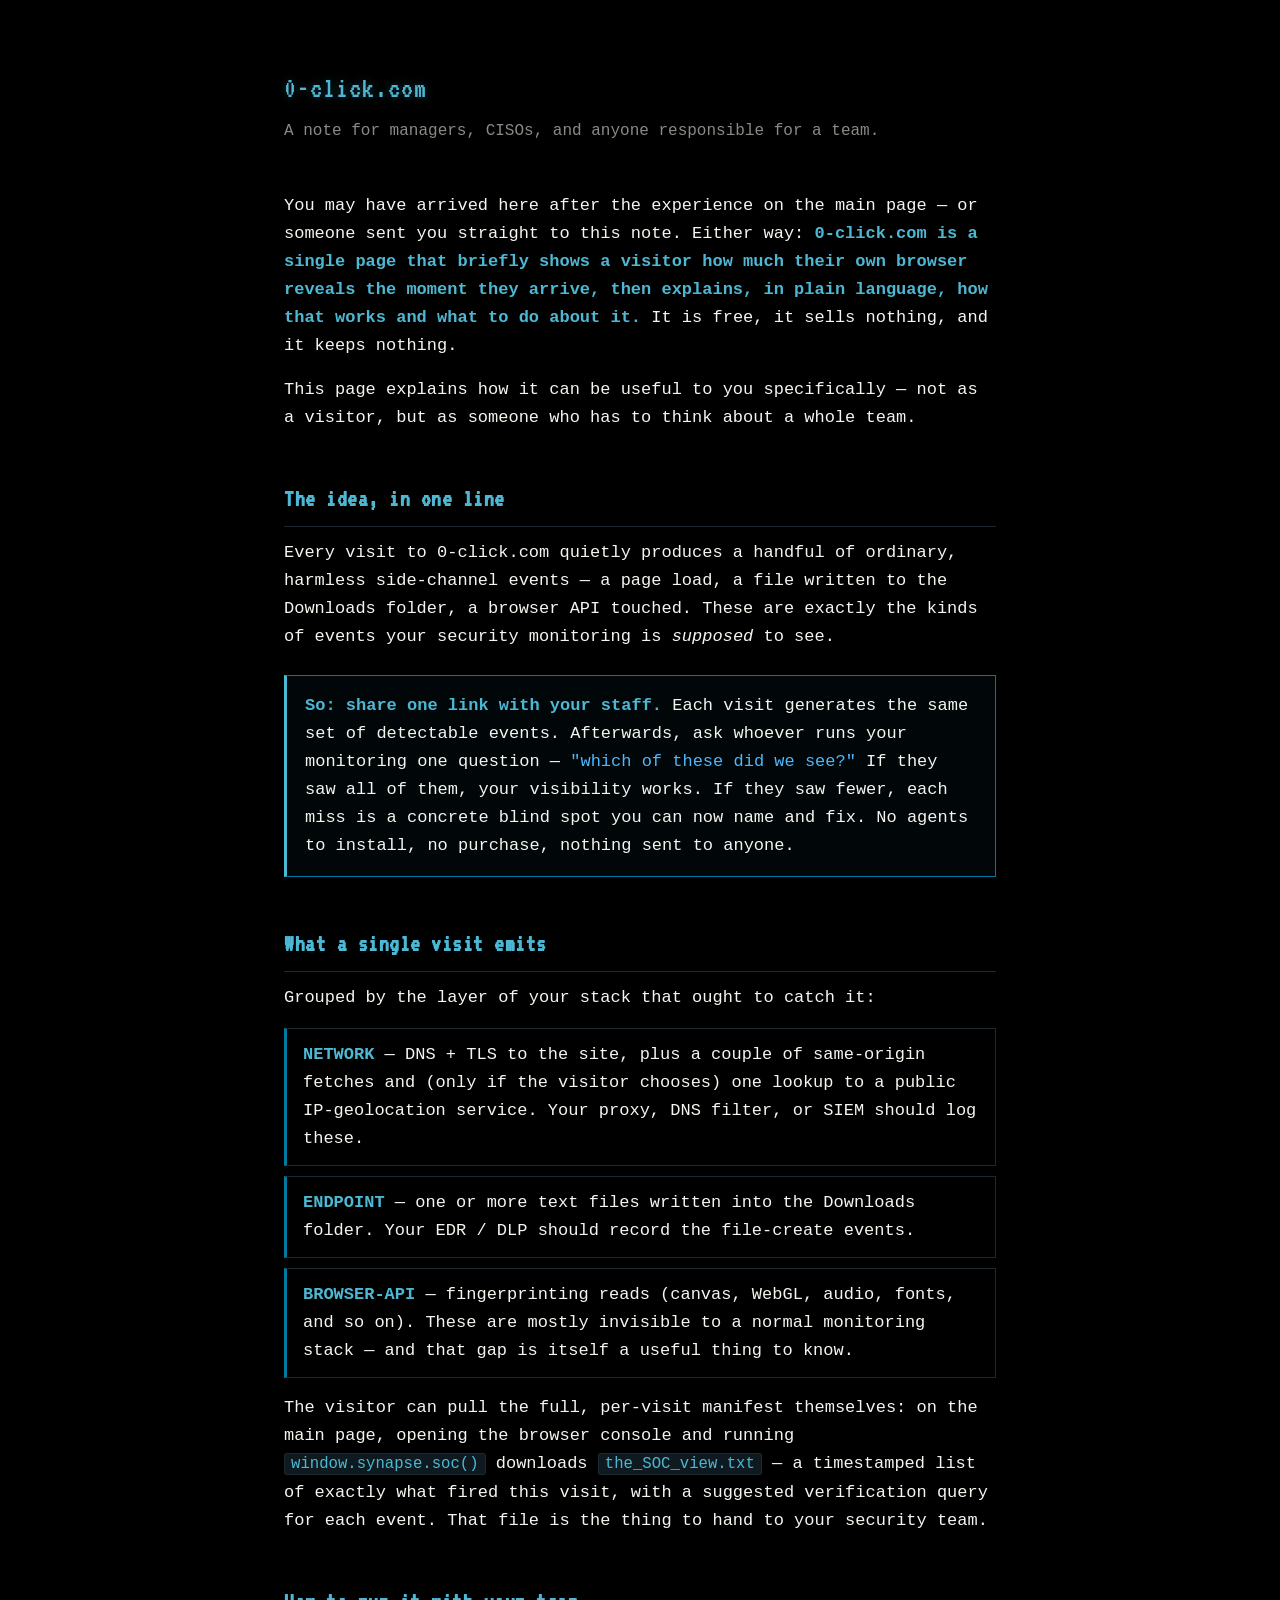
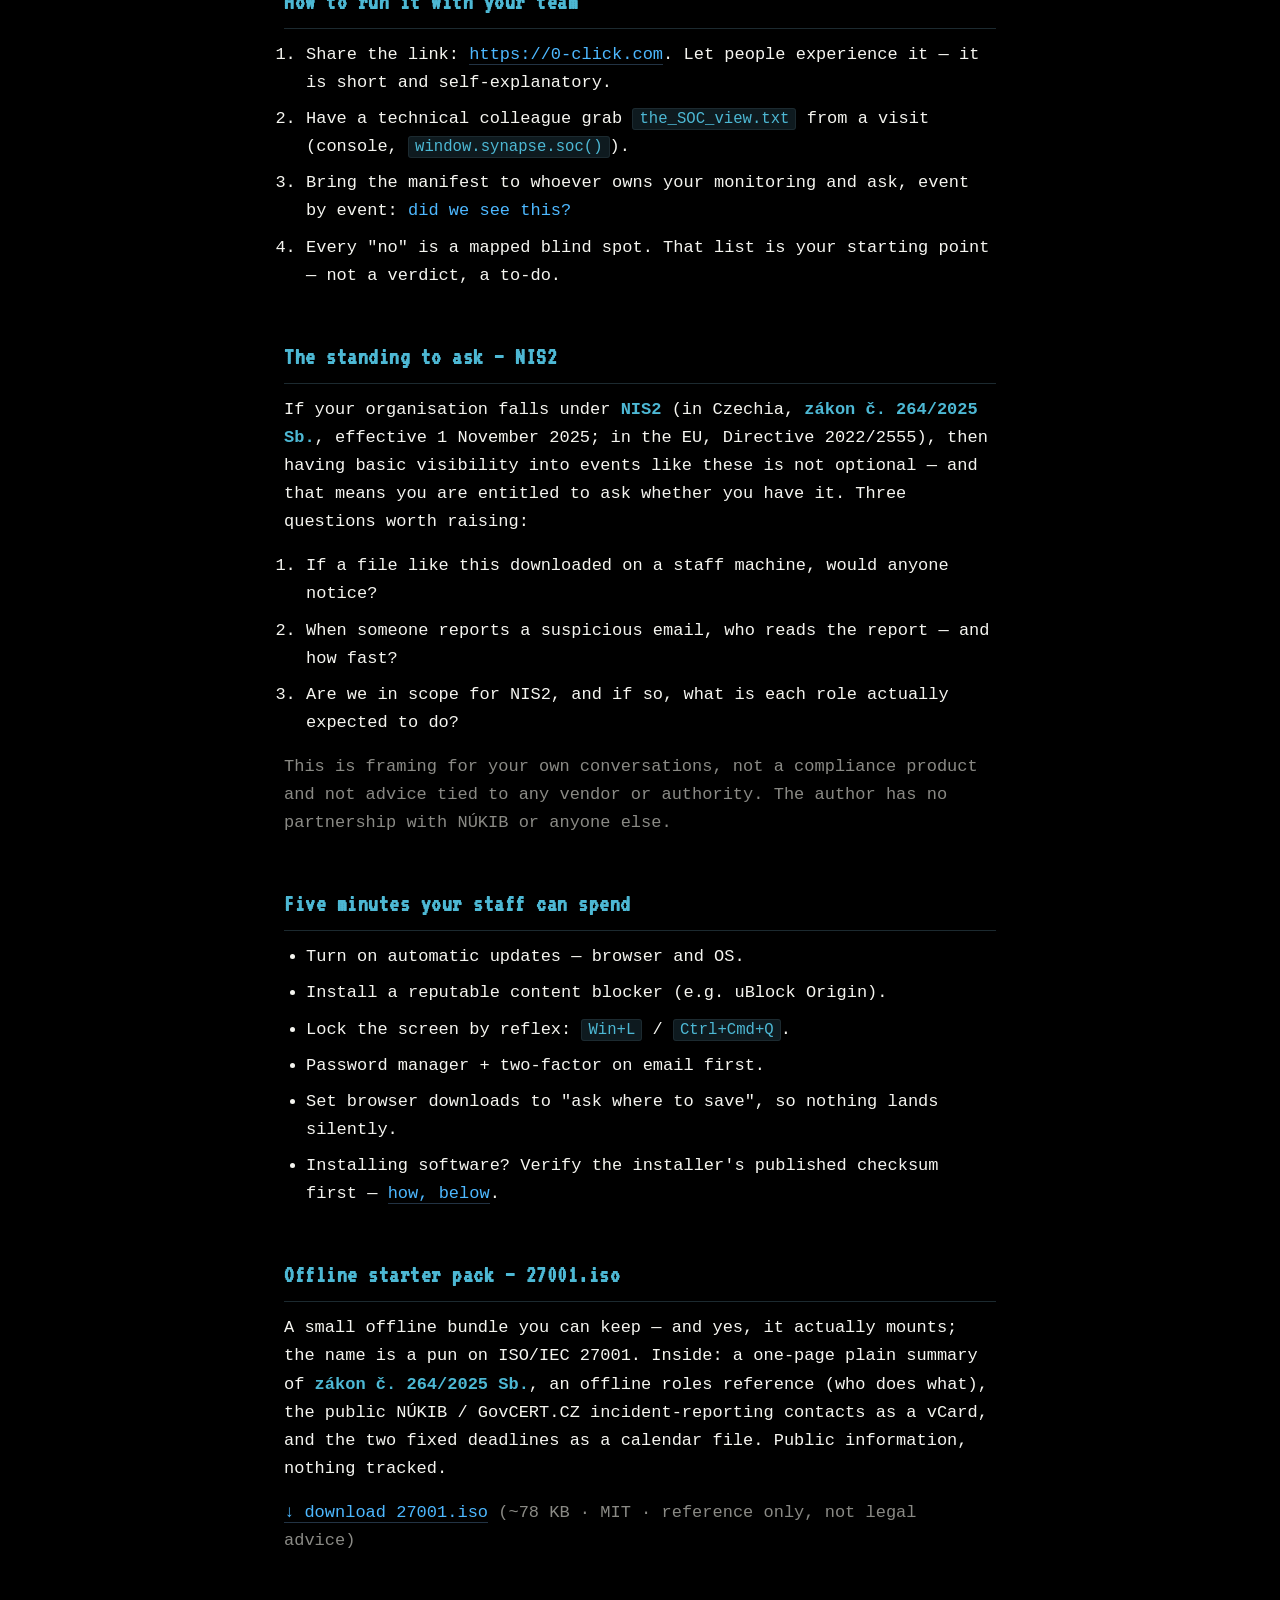
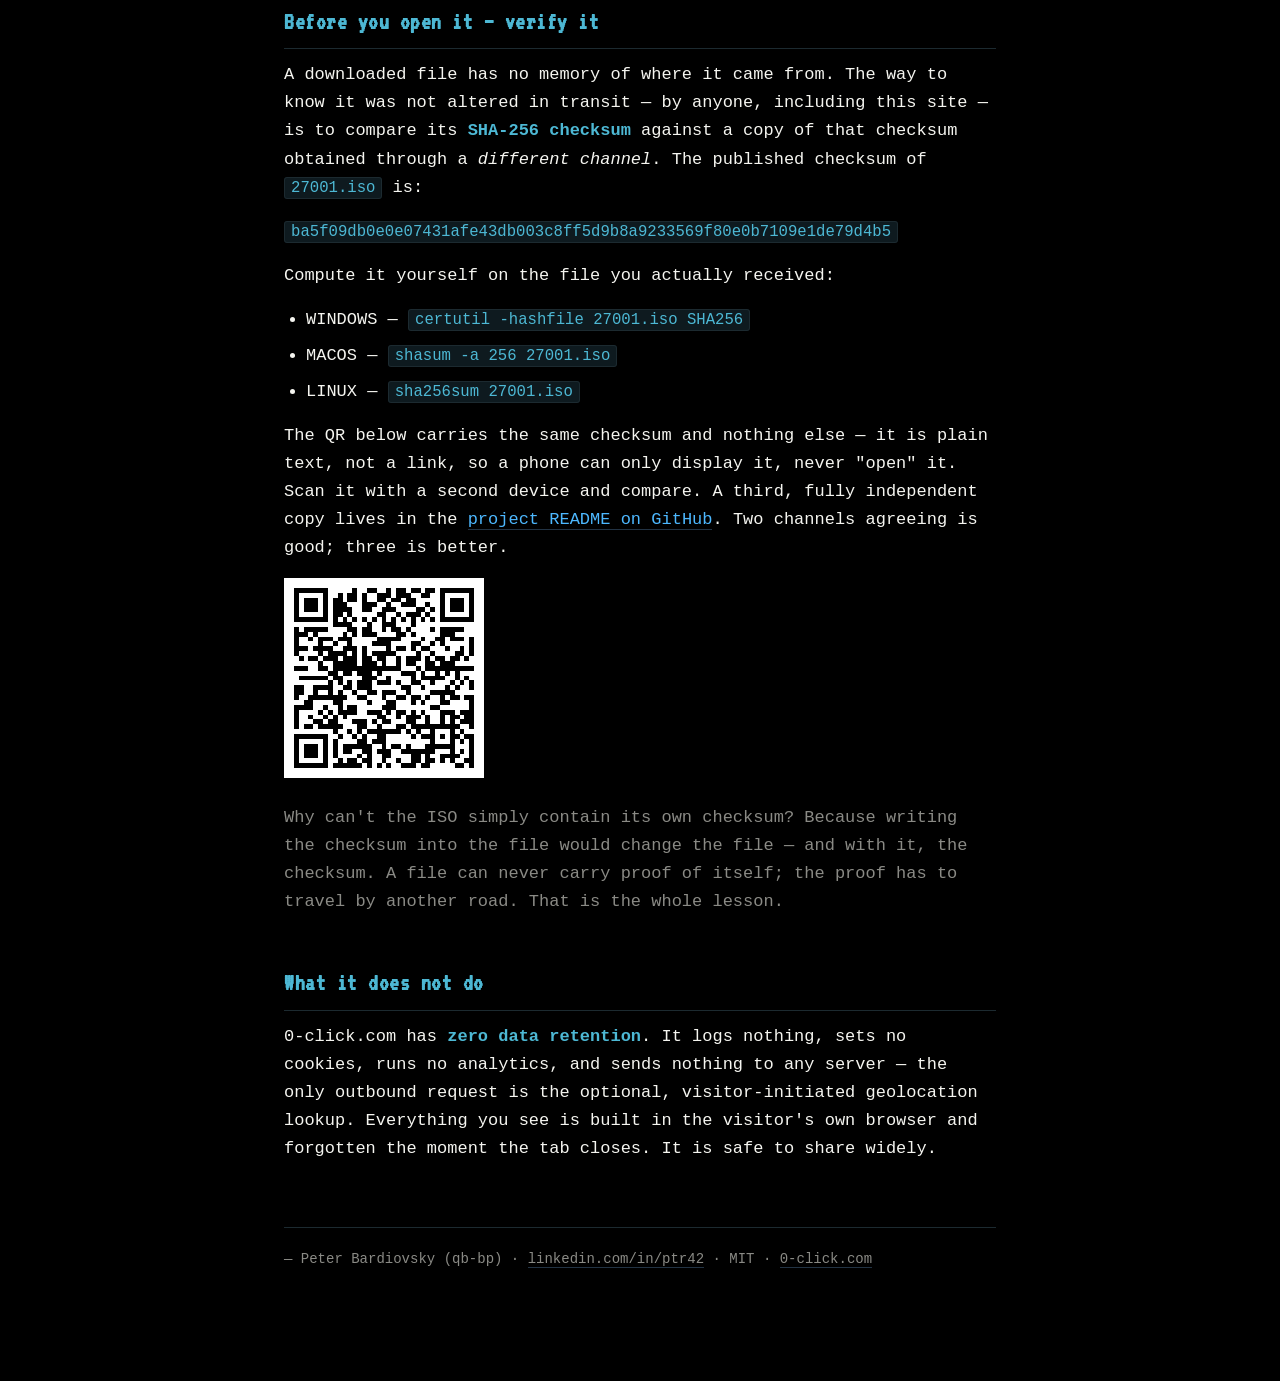
<file: for-managers/index.html>
<!DOCTYPE html>
<html lang="en">
<head>
<meta charset="utf-8">
<meta name="viewport" content="width=device-width, initial-scale=1">
<title>0-click.com — for managers</title>
<meta name="description" content="Share one link with your team and turn each visit into a safe, free check of what your security monitoring actually sees. Zero data retention.">
<link rel="stylesheet" href="style.css">
</head>
<body>
<main>

  <p class="brand">0-click.com</p>
  <p class="tagline">A note for managers, CISOs, and anyone responsible for a team.</p>

  <p>You may have arrived here after the experience on the main page — or someone sent you straight to this note. Either way: <strong>0-click.com is a single page that briefly shows a visitor how much their own browser reveals the moment they arrive, then explains, in plain language, how that works and what to do about it.</strong> It is free, it sells nothing, and it keeps nothing.</p>

  <p>This page explains how it can be useful to you specifically — not as a visitor, but as someone who has to think about a whole team.</p>

  <h2>The idea, in one line</h2>

  <p>Every visit to 0-click.com quietly produces a handful of ordinary, harmless side-channel events — a page load, a file written to the Downloads folder, a browser API touched. These are exactly the kinds of events your security monitoring is <em>supposed</em> to see.</p>

  <div class="callout">
    <p style="margin:0"><strong>So: share one link with your staff.</strong> Each visit generates the same set of detectable events. Afterwards, ask whoever runs your monitoring one question — <span class="blue">"which of these did we see?"</span> If they saw all of them, your visibility works. If they saw fewer, each miss is a concrete blind spot you can now name and fix. No agents to install, no purchase, nothing sent to anyone.</p>
  </div>

  <h2>What a single visit emits</h2>

  <p>Grouped by the layer of your stack that ought to catch it:</p>

  <ul class="layers">
    <li><span class="k">NETWORK</span> — DNS + TLS to the site, plus a couple of same-origin fetches and (only if the visitor chooses) one lookup to a public IP-geolocation service. Your proxy, DNS filter, or SIEM should log these.</li>
    <li><span class="k">ENDPOINT</span> — one or more text files written into the Downloads folder. Your EDR / DLP should record the file-create events.</li>
    <li><span class="k">BROWSER-API</span> — fingerprinting reads (canvas, WebGL, audio, fonts, and so on). These are mostly invisible to a normal monitoring stack — and that gap is itself a useful thing to know.</li>
  </ul>

  <p>The visitor can pull the full, per-visit manifest themselves: on the main page, opening the browser console and running <code>window.synapse.soc()</code> downloads <code>the_SOC_view.txt</code> — a timestamped list of exactly what fired this visit, with a suggested verification query for each event. That file is the thing to hand to your security team.</p>

  <h2>How to run it with your team</h2>

  <ol>
    <li>Share the link: <a href="https://0-click.com">https://0-click.com</a>. Let people experience it — it is short and self-explanatory.</li>
    <li>Have a technical colleague grab <code>the_SOC_view.txt</code> from a visit (console, <code>window.synapse.soc()</code>).</li>
    <li>Bring the manifest to whoever owns your monitoring and ask, event by event: <span class="blue">did we see this?</span></li>
    <li>Every "no" is a mapped blind spot. That list is your starting point — not a verdict, a to-do.</li>
  </ol>

  <h2>The standing to ask — NIS2</h2>

  <p>If your organisation falls under <strong>NIS2</strong> (in Czechia, <strong>zákon č. 264/2025 Sb.</strong>, effective 1 November 2025; in the EU, Directive 2022/2555), then having basic visibility into events like these is not optional — and that means you are entitled to ask whether you have it. Three questions worth raising:</p>

  <ol>
    <li>If a file like this downloaded on a staff machine, would anyone notice?</li>
    <li>When someone reports a suspicious email, who reads the report — and how fast?</li>
    <li>Are we in scope for NIS2, and if so, what is each role actually expected to do?</li>
  </ol>

  <p class="dim">This is framing for your own conversations, not a compliance product and not advice tied to any vendor or authority. The author has no partnership with NÚKIB or anyone else.</p>

  <h2>Five minutes your staff can spend</h2>

  <ul>
    <li>Turn on automatic updates — browser and OS.</li>
    <li>Install a reputable content blocker (e.g. uBlock Origin).</li>
    <li>Lock the screen by reflex: <code>Win+L</code> / <code>Ctrl+Cmd+Q</code>.</li>
    <li>Password manager + two-factor on email first.</li>
    <li>Set browser downloads to "ask where to save", so nothing lands silently.</li>
    <li>Installing software? Verify the installer's published checksum first — <a href="#verify">how, below</a>.</li>
  </ul>

  <h2>Offline starter pack — 27001.iso</h2>

  <p>A small offline bundle you can keep — and yes, it actually mounts; the name is a pun on ISO/IEC 27001. Inside: a one-page plain summary of <strong>zákon č. 264/2025 Sb.</strong>, an offline roles reference (who does what), the public NÚKIB / GovCERT.CZ incident-reporting contacts as a vCard, and the two fixed deadlines as a calendar file. Public information, nothing tracked.</p>

  <p><a href="/27001.iso" download>↓ download 27001.iso</a> <span class="dim">(~78 KB · MIT · reference only, not legal advice)</span></p>

  <h2 id="verify">Before you open it — verify it</h2>

  <!-- [USER-AUTHORED — TBD slot 1/3: intro framing — why hash verification
       matters at exactly this moment; "you just downloaded a disk image from
       a page that scared you" beat. 2–3 sentences, Mythos voice. -->

  <p>A downloaded file has no memory of where it came from. The way to know it was not altered in transit — by anyone, including this site — is to compare its <strong>SHA-256 checksum</strong> against a copy of that checksum obtained through a <em>different channel</em>. The published checksum of <code>27001.iso</code> is:</p>

  <p><code>ba5f09db0e0e07431afe43db003c8ff5d9b8a9233569f80e0b7109e1de79d4b5</code></p>

  <p>Compute it yourself on the file you actually received:</p>

  <ul>
    <li><span class="k">WINDOWS</span> — <code>certutil -hashfile 27001.iso SHA256</code></li>
    <li><span class="k">MACOS</span> — <code>shasum -a 256 27001.iso</code></li>
    <li><span class="k">LINUX</span> — <code>sha256sum 27001.iso</code></li>
  </ul>

  <p>The QR below carries the same checksum and nothing else — it is plain text, not a link, so a phone can only display it, never "open" it. Scan it with a second device and compare. A third, fully independent copy lives in the <a href="https://github.com/qb-bp/0-click">project README on GitHub</a>. Two channels agreeing is good; three is better.</p>

  <p><img src="iso-hash-qr.svg" alt="QR code containing the SHA-256 checksum of 27001.iso as plain text" width="200" height="200"></p>

  <p class="dim">Why can't the ISO simply contain its own checksum? Because writing the checksum into the file would change the file — and with it, the checksum. A file can never carry proof of itself; the proof has to travel by another road. That is the whole lesson.</p>

  <!-- [USER-AUTHORED — TBD slot 2/3: real-world anchor — e.g. Linux Mint
       2016 (official site served a backdoored ISO; published hashes were the
       only defense) and/or XZ Utils 2024. 2–3 sentences, factual, no FUD. -->

  <!-- [USER-AUTHORED — TBD slot 3/3: closing line — one sentence sending the
       habit home: "do this for every installer, not just ours." Mythos voice. -->

  <h2>What it does not do</h2>

  <p>0-click.com has <strong>zero data retention</strong>. It logs nothing, sets no cookies, runs no analytics, and sends nothing to any server — the only outbound request is the optional, visitor-initiated geolocation lookup. Everything you see is built in the visitor's own browser and forgotten the moment the tab closes. It is safe to share widely.</p>

  <footer>
    <p>— Peter Bardiovsky (qb-bp) · <a href="https://www.linkedin.com/in/ptr42/">linkedin.com/in/ptr42</a> · MIT · <a href="https://0-click.com">0-click.com</a></p>
  </footer>

</main>
</body>
</html>
</file>
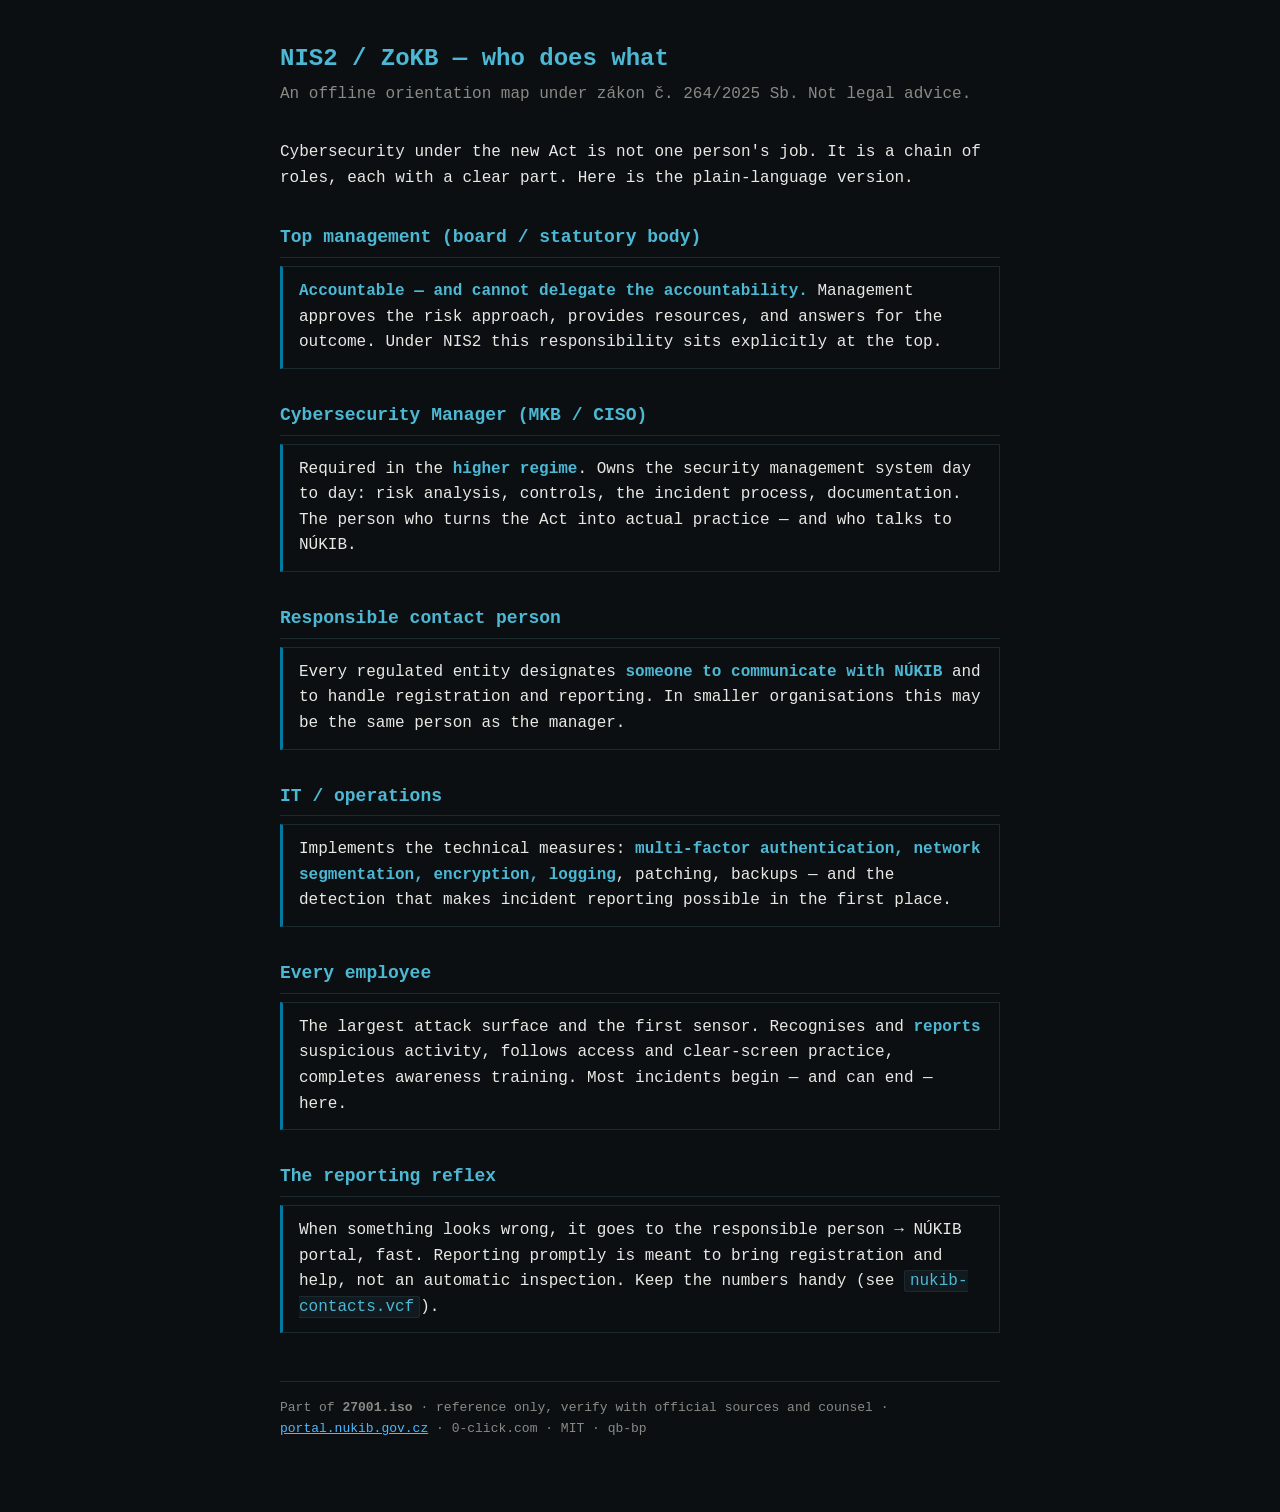
<file: 27001-iso/nis2-roles.html>
<!DOCTYPE html>
<html lang="en">
<head>
<meta charset="utf-8">
<meta name="viewport" content="width=device-width, initial-scale=1">
<title>NIS2 / ZoKB — who does what</title>
<style>
  /* Inline styles are fine here: this file is opened locally from the
     ISO, not served under the site CSP. Fully offline, no external refs. */
  body{max-width:720px;margin:0 auto;padding:40px 22px 72px;
       font:16px/1.6 ui-monospace,"SF Mono",Consolas,monospace;
       background:#0b0f12;color:#e9e9e4}
  h1{font-size:24px;color:#4DB8D4;margin:0 0 4px}
  .sub{color:#8A8A85;margin:0 0 32px}
  h2{font-size:18px;color:#4DB8D4;margin:32px 0 8px;
     border-bottom:1px solid #1c2a30;padding-bottom:5px}
  .role{border:1px solid #1c2a30;border-left:3px solid #007AA1;
        padding:12px 16px;margin:0 0 12px}
  .role b{color:#4DB8D4}
  .dim{color:#8A8A85}
  code{background:#101a1f;border:1px solid #1c2a30;border-radius:3px;
       padding:1px 5px;color:#4DB8D4}
  footer{margin-top:48px;padding-top:16px;border-top:1px solid #1c2a30;
         color:#8A8A85;font-size:13px}
  a{color:#4DB8FF}
</style>
</head>
<body>

  <h1>NIS2 / ZoKB — who does what</h1>
  <p class="sub">An offline orientation map under zákon č. 264/2025 Sb. Not legal advice.</p>

  <p>Cybersecurity under the new Act is not one person's job. It is a chain of roles, each with a clear part. Here is the plain-language version.</p>

  <h2>Top management (board / statutory body)</h2>
  <div class="role">
    <b>Accountable — and cannot delegate the accountability.</b> Management approves the risk approach, provides resources, and answers for the outcome. Under NIS2 this responsibility sits explicitly at the top.
  </div>

  <h2>Cybersecurity Manager (MKB / CISO)</h2>
  <div class="role">
    Required in the <b>higher regime</b>. Owns the security management system day to day: risk analysis, controls, the incident process, documentation. The person who turns the Act into actual practice — and who talks to NÚKIB.
  </div>

  <h2>Responsible contact person</h2>
  <div class="role">
    Every regulated entity designates <b>someone to communicate with NÚKIB</b> and to handle registration and reporting. In smaller organisations this may be the same person as the manager.
  </div>

  <h2>IT / operations</h2>
  <div class="role">
    Implements the technical measures: <b>multi-factor authentication, network segmentation, encryption, logging</b>, patching, backups — and the detection that makes incident reporting possible in the first place.
  </div>

  <h2>Every employee</h2>
  <div class="role">
    The largest attack surface and the first sensor. Recognises and <b>reports</b> suspicious activity, follows access and clear-screen practice, completes awareness training. Most incidents begin — and can end — here.
  </div>

  <h2>The reporting reflex</h2>
  <div class="role">
    When something looks wrong, it goes to the responsible person → NÚKIB portal, fast. Reporting promptly is meant to bring registration and help, not an automatic inspection. Keep the numbers handy (see <code>nukib-contacts.vcf</code>).
  </div>

  <footer>
    Part of <b>27001.iso</b> · reference only, verify with official sources and counsel ·
    <a href="https://portal.nukib.gov.cz">portal.nukib.gov.cz</a> ·
    0-click.com · MIT · qb-bp
  </footer>

</body>
</html>
</file>
<file: for-managers/style.css>
/* /for-managers — calm, readable manager surface.
   External stylesheet so CSP style-src 'self' covers it (no inline-style
   hash juggling). No JS anywhere on this page. ZDR-clean. */

@font-face {
  font-family: 'VT323';
  src: url('/fonts/VT323-Regular.ttf') format('truetype');
  font-display: swap;
}

:root {
  --bg: #000000;
  --ink: #F5F5F0;
  --dim: #8A8A85;
  --phosphor: #4DB8D4;
  --phosphor-deep: #007AA1;
  --blue: #4DB8FF;
  --red: #FF3344;
  --line: #1c2a30;
  --panel: #07101400;
}

* { box-sizing: border-box; }

html, body {
  margin: 0;
  background: var(--bg);
  color: var(--ink);
  font-family: ui-monospace, "SF Mono", "Cascadia Code", "Consolas", monospace;
  font-size: 17px;
  line-height: 1.65;
}

main {
  max-width: 760px;
  margin: 0 auto;
  padding: 64px 24px 96px;
}

.brand {
  font-family: 'VT323', monospace;
  font-size: 30px;
  letter-spacing: 1px;
  color: var(--phosphor);
  text-shadow: 0 0 10px rgba(77,184,212,0.35);
  margin: 0 0 4px;
}

.tagline { color: var(--dim); margin: 0 0 48px; font-size: 16px; }

h2 {
  font-family: 'VT323', monospace;
  font-size: 24px;
  color: var(--phosphor);
  margin: 48px 0 12px;
  padding-bottom: 6px;
  border-bottom: 1px solid var(--line);
  letter-spacing: 0.5px;
}

p { margin: 0 0 16px; }
strong { color: var(--phosphor); font-weight: 600; }
.red { color: var(--red); }
.blue { color: var(--blue); }
.dim { color: var(--dim); }

ul, ol { margin: 0 0 16px; padding-left: 22px; }
li { margin: 0 0 8px; }

code {
  background: #0e1a1f;
  border: 1px solid var(--line);
  border-radius: 3px;
  padding: 1px 6px;
  font-size: 0.92em;
  color: var(--phosphor);
}

.layers { list-style: none; padding: 0; }
.layers li {
  border: 1px solid var(--line);
  border-left: 3px solid var(--phosphor-deep);
  padding: 12px 16px;
  margin-bottom: 10px;
  background: #06101400;
}
.layers .k { color: var(--phosphor); font-weight: 600; }

.callout {
  border: 1px solid var(--phosphor-deep);
  border-left: 3px solid var(--phosphor);
  padding: 16px 18px;
  margin: 24px 0;
  background: #04141a55;
}

a { color: var(--blue); text-decoration: none; border-bottom: 1px solid #234; }
a:hover { color: #000; background: var(--blue); }

footer {
  margin-top: 64px;
  padding-top: 20px;
  border-top: 1px solid var(--line);
  color: var(--dim);
  font-size: 14px;
}
footer a { color: var(--dim); }

@media (max-width: 540px) {
  body { font-size: 16px; }
  main { padding: 40px 18px 72px; }
  .brand { font-size: 26px; }
}
</file>
